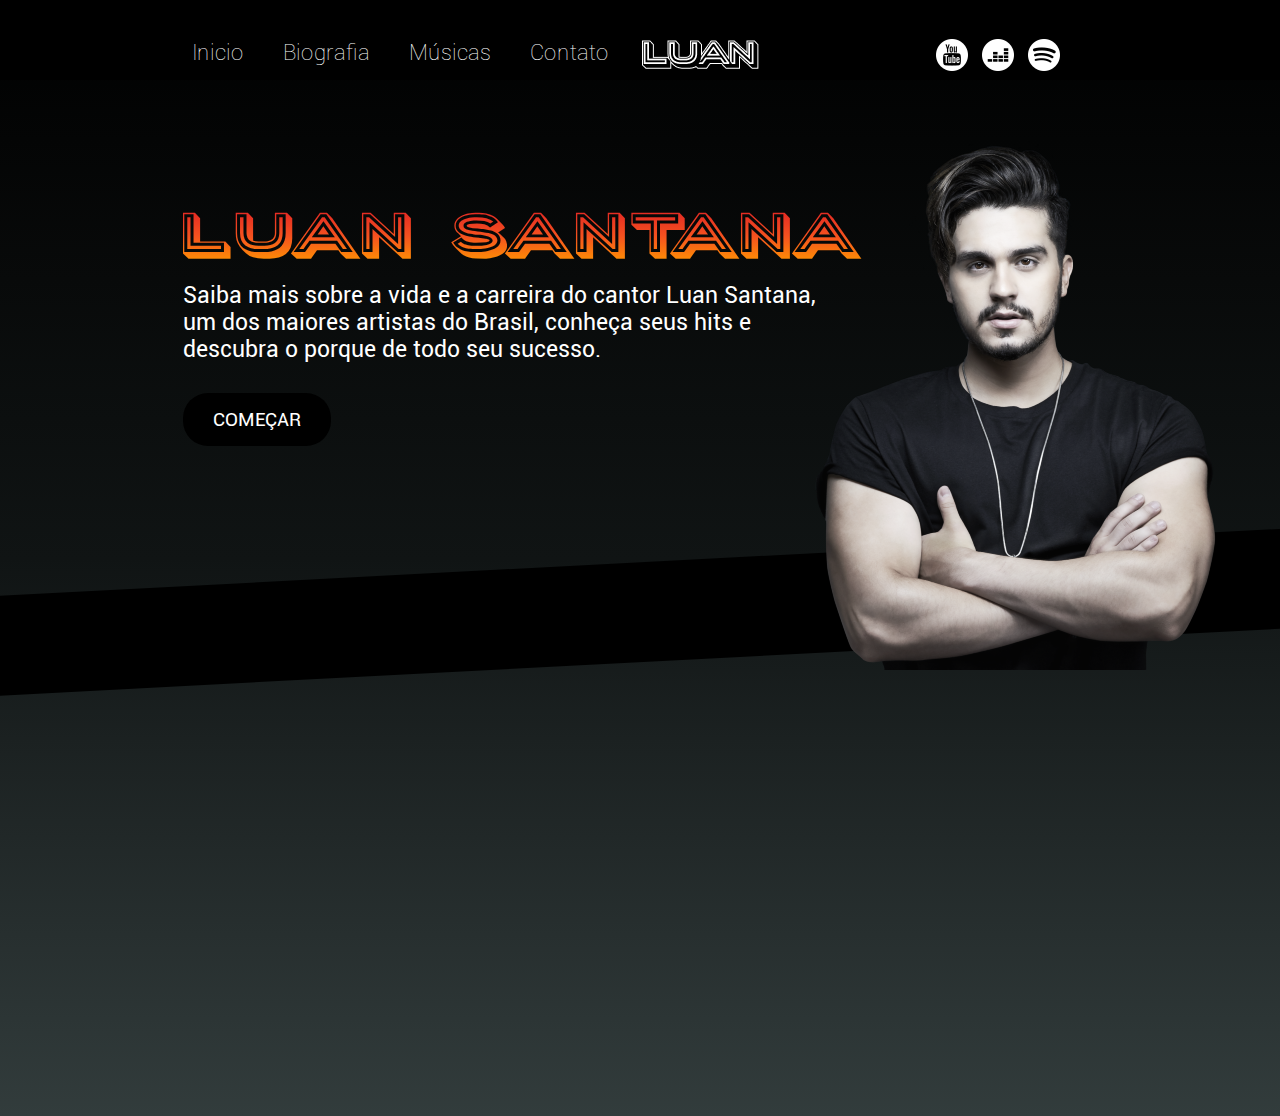
<file: index.html>
<!DOCTYPE html>
<html lang="pt-br">
    <head>
        <title>Luan Santana</title>
        <meta charset="UTF-8">
        <link rel="stylesheet" href="/js/script.js">
        <link rel="stylesheet" href="css/estilos.css">
        <link rel="shortcut icon" type="image/x-icon" href="img/logotitulo.ico">
        <style>
            @font-face {
                font-family: fontenome;
                src: url(porter-sans-inline-block-webfont.ttf);
            }
            @font-face {
                font-family: robotofino;
                src: url(Roboto-Thin.ttf);
            }
            @font-face {
               font-family: roboto;
              src: url(Roboto-Regular.ttf);
            }
            body{
                overflow-y: hidden;
            }

        </style>
    </head>
    <body class="body-index">
        <header class="menu-principal">
            <div class="header-1">
                <ul class="links">
                    <li><a class="links-1" href="index.html">Inicio</a></li>
                    <li><a class="links-1" href="biografia.html">Biografia</a></li>
                    <li><a class="links-1" href="musica.html">Músicas</a></li>
                    <li><a class="links-1" href="contato.html">Contato</a></li>
                    <li><a class="logoluan" href="index.html"><img src="img/Frame logo.png"></a></li>
                </ul>
                    
                    <ul class="logos">
                    <li><a href="https://www.youtube.com/c/LuanSantana"><img src="img/youtube.png"></a></li>
                    <li><a href="https://www.deezer.com/br/artist/1264078?utm_campaign=clipboard-generic&utm_source=user_sharing&utm_medium=desktop&utm_content=artist-1264078&deferredFl=1">
                        <img src="img/deezer.png"></a></li>
                    <li><a href="https://open.spotify.com/artist/3qvcCP2J0fWi0m0uQDUf6r"><img src="img/spotify.png"></a></li>
                    </ul>     
            </div>
        </header>

        <h1 class="nome">Luan Santana</h1>

        <p class="subtitulo">Saiba mais sobre a vida e a carreira
        do cantor Luan Santana, <br>um dos maiores artistas
         do Brasil, conheça seus hits e <br>
         descubra o porque de todo seu sucesso. </p>

        <a class="comecar" href="biografia.html">COMEÇAR</a>

        <svg class="faixa"></svg>
        
        <div class="foto-1">
        <img src="img/luan.png">
        </div>

    </body>
</html>
</file>
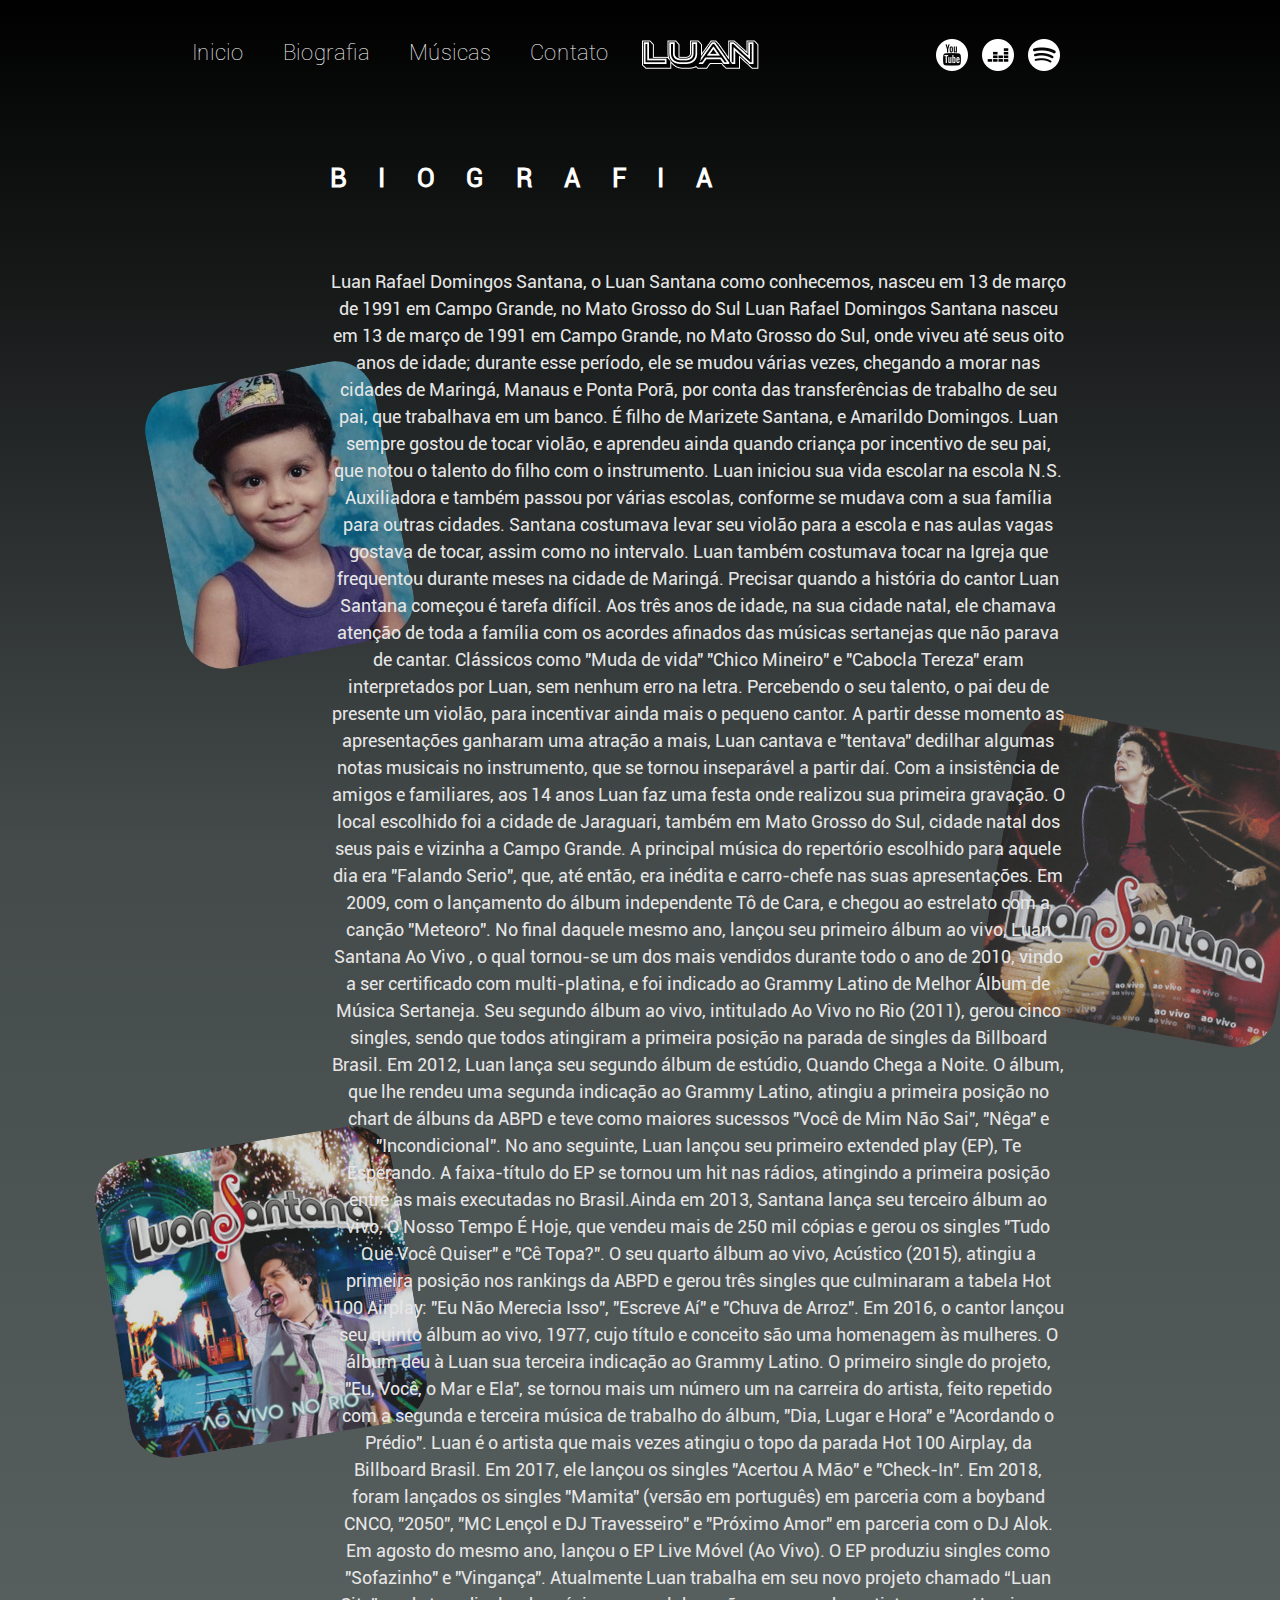
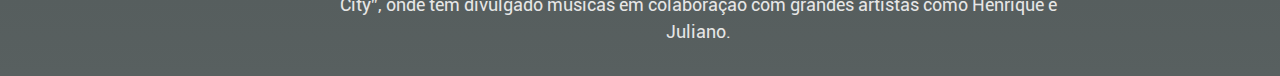
<file: biografia.html>
<!DOCTYPE html>
<html lang="pt-br">

<head>
    <title>Luan Santana</title>
    <meta charset="UTF-8">
    <link rel="stylesheet" href="/js/script.js">
    <link rel="stylesheet" href="css/estilos.css">
    <link rel="shortcut icon" type="image/x-icon" href="img/logotitulo.ico">

    <style>
        @font-face {
            font-family: fontenome;
            src: url(porter-sans-inline-block-webfont.ttf);
        }

        @font-face {
            font-family: robotofino;
            src: url(Roboto-Thin.ttf);
        }

        @font-face {
            font-family: roboto;
            src: url(Roboto-Regular.ttf);
        }

        @keyframes colors {

            0% {

                background-position: 0% 50%;

            }

            50% {

                background-position: 50% 100%;

            }

            100% {

                background-position: 0% 50%;

            }

        }
    </style>
</head>

<body class="body-bio">
    <header class="menu-principal" id="menubio">
        <div class="header-1">
            <ul class="links">
                <li><a class="links-1" href="index.html">Inicio</a></li>
                <li><a class="links-1" href="biografia.html">Biografia</a></li>
                <li><a class="links-1" href="musica.html">Músicas</a></li>
                <li><a class="links-1" href="contato.html">Contato</a></li>
                <li><a class="logoluan" href="index.html"><img src="img/Frame logo.png"></a></li>
            </ul>
            <ul class="logos">
                <li><a href="https://www.youtube.com/c/LuanSantana"><img src="img/youtube.png"></a></li>
                    <li><a href="https://www.deezer.com/br/artist/1264078?utm_campaign=clipboard-generic&utm_source=user_sharing&utm_medium=desktop&utm_content=artist-1264078&deferredFl=1">
                        <img src="img/deezer.png"></a></li>
                    <li><a href="https://open.spotify.com/artist/3qvcCP2J0fWi0m0uQDUf6r"><img src="img/spotify.png"></a></li>
            </ul>
        </div>
    </header>
    <div class="fotobio-1">
        <img src="img/luanbebe.jpg">
    </div>
    <div class="fotobio-2">
        <img src="img/album-1.jpg">
    </div>
    <div class="fotobio-3">
        <img src="img/aovivonorio.jpg">
    </div>

    <div class="biografia">
        <h1 class="biotitulo">BIOGRAFIA</h1>
        <p>Luan Rafael Domingos Santana, o Luan Santana como conhecemos, nasceu em 13 de março de 1991 em Campo Grande,
            no Mato Grosso do Sul Luan Rafael Domingos Santana nasceu em 13 de março de 1991 em Campo Grande, no Mato
            Grosso do Sul, onde viveu até seus oito anos de idade; durante esse período, ele se mudou várias vezes,
            chegando a morar nas cidades de Maringá,
            Manaus e Ponta Porã, por conta das transferências de trabalho de seu pai, que trabalhava em um banco. É
            filho de Marizete Santana, e Amarildo Domingos. Luan sempre gostou de tocar violão, e aprendeu ainda quando
            criança por incentivo de seu pai, que notou o talento do filho com o instrumento. Luan iniciou sua vida
            escolar na escola N.S. Auxiliadora e também passou por várias escolas, conforme se mudava com a sua família
            para outras cidades. Santana costumava levar seu violão para a escola e nas aulas vagas gostava de tocar,
            assim como no intervalo. Luan também costumava tocar na Igreja que frequentou durante meses na cidade de
            Maringá. Precisar quando a história do cantor Luan Santana começou é tarefa difícil. Aos três anos de idade,
            na sua cidade natal, ele chamava atenção de toda a família com os acordes afinados das músicas sertanejas
            que não parava de cantar.
            Clássicos como "Muda de vida" "Chico Mineiro" e "Cabocla Tereza" eram interpretados por Luan, sem nenhum
            erro na letra. Percebendo o seu talento, o pai deu de presente um violão, para incentivar ainda mais o
            pequeno cantor. A partir desse momento as apresentações ganharam uma atração a mais, Luan cantava e
            "tentava" dedilhar algumas notas musicais no instrumento, que se tornou inseparável a partir daí. Com a
            insistência de amigos e familiares, aos 14 anos Luan faz uma festa onde realizou sua primeira gravação. O
            local escolhido foi a cidade de Jaraguari, também em Mato Grosso do Sul, cidade natal dos seus pais e
            vizinha a Campo Grande. A principal música do repertório escolhido para aquele dia era "Falando Serio", que,
            até então, era inédita e carro-chefe nas suas apresentações.
            Em 2009, com o lançamento do álbum independente Tô de Cara, e chegou ao estrelato com a canção "Meteoro". No
            final daquele mesmo ano, lançou seu primeiro álbum ao vivo, Luan Santana Ao Vivo , o qual tornou-se um dos
            mais vendidos durante todo o ano de 2010, vindo a ser certificado com multi-platina, e foi indicado ao
            Grammy Latino de Melhor Álbum de Música Sertaneja. Seu segundo álbum ao vivo, intitulado Ao Vivo no Rio
            (2011), gerou cinco singles, sendo que todos atingiram a primeira posição na parada de singles da Billboard
            Brasil. Em 2012, Luan lança seu segundo álbum de estúdio, Quando Chega a Noite. O álbum, que lhe rendeu uma
            segunda indicação ao Grammy Latino, atingiu a primeira posição no chart de álbuns da ABPD e teve como
            maiores sucessos "Você de Mim Não Sai", "Nêga" e "Incondicional".
            No ano seguinte, Luan lançou seu primeiro extended play (EP), Te Esperando. A faixa-título do EP se tornou
            um hit nas rádios, atingindo a primeira posição entre as mais executadas no Brasil.Ainda em 2013, Santana
            lança seu terceiro álbum ao vivo, O Nosso Tempo É Hoje, que vendeu mais de 250 mil cópias e gerou os singles
            "Tudo Que Você Quiser" e "Cê Topa?". O seu quarto álbum ao vivo, Acústico (2015), atingiu a primeira posição
            nos rankings da ABPD e gerou três singles que culminaram a tabela Hot 100 Airplay: "Eu Não Merecia Isso",
            "Escreve Aí" e "Chuva de Arroz". Em 2016, o cantor lançou seu quinto álbum ao vivo, 1977, cujo título e
            conceito são uma homenagem às mulheres. O álbum deu à Luan sua terceira indicação ao Grammy Latino. O
            primeiro single do projeto, "Eu, Você, o Mar e Ela",
            se tornou mais um número um na carreira do artista, feito repetido com a segunda e terceira música de
            trabalho do álbum, "Dia, Lugar e Hora" e "Acordando o Prédio". Luan é o artista que mais vezes atingiu o
            topo da parada Hot 100 Airplay, da Billboard Brasil. Em 2017, ele lançou os singles "Acertou A Mão" e
            "Check-In". Em 2018, foram lançados os singles "Mamita" (versão em português) em parceria com a boyband
            CNCO, "2050", "MC Lençol e DJ Travesseiro" e "Próximo Amor" em parceria com o DJ Alok. Em agosto do mesmo
            ano, lançou o EP Live Móvel (Ao Vivo). O EP produziu singles como "Sofazinho" e "Vingança".
            Atualmente Luan trabalha em seu novo projeto chamado “Luan City”,
            onde tem divulgado músicas em colaboração com grandes artistas como Henrique e Juliano. </p>
    </div>

</body>

</html>
</file>
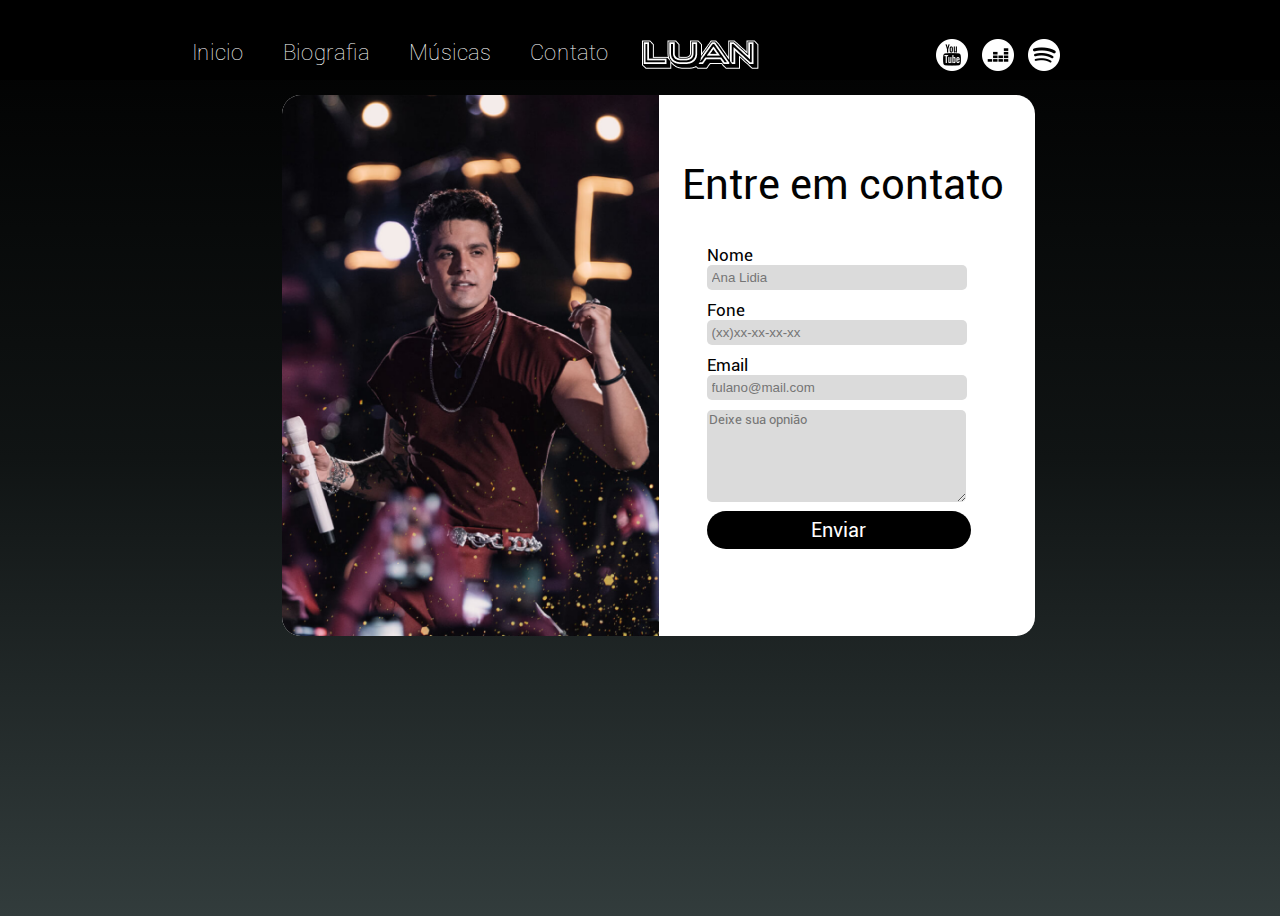
<file: contato.html>
<!DOCTYPE html>
<html lang="pt-br">

<head>
    <title>Luan Santana</title>
    <meta charset="UTF-8">
    <script type="text/javascript" src="js/script.js" async></script>
    <link rel="stylesheet" href="css/estilos.css">
    <link rel="shortcut icon" type="image/x-icon" href="img/logotitulo.ico">
    <style>
        @font-face {
            font-family: fontenome;
            src: url(porter-sans-inline-block-webfont.ttf);
        }

        @font-face {
            font-family: robotofino;
            src: url(Roboto-Thin.ttf);
        }

        @font-face {
            font-family: roboto;
            src: url(Roboto-Regular.ttf);
        }

        body {
            overflow-y: hidden;
        }

      
    </style>
</head>

<html>

<body class="body-contato">
    <header class="menu-principal">
        <div class="header-1">
            <ul class="links">
                <li><a class="links-1" href="index.html">Inicio</a></li>
                <li><a class="links-1" href="biografia.html">Biografia</a></li>
                <li><a class="links-1" href="musica.html">Músicas</a></li>
                <li><a class="links-1" href="contato.html">Contato</a></li>
                <li><a class="logoluan" href="index.html"><img src="img/Frame logo.png"></a></li>
            </ul>

            <ul class="logos">
                <li><a href="https://www.youtube.com/c/LuanSantana"><img src="img/youtube.png"></a></li>
                    <li><a href="https://www.deezer.com/br/artist/1264078?utm_campaign=clipboard-generic&utm_source=user_sharing&utm_medium=desktop&utm_content=artist-1264078&deferredFl=1">
                        <img src="img/deezer.png"></a></li>
                    <li><a href="https://open.spotify.com/artist/3qvcCP2J0fWi0m0uQDUf6r"><img src="img/spotify.png"></a></li>
             </ul>
        </div>
    </header>


    <div class="frame-contato">
        <img class="fotocontato" src="img/fotologin 1.png">
       
        <div class="div-formulario">
       
            <form class="form">
                <h2 class="titulo-cont">Entre em contato</h2>

                <label for="nome">Nome</label>
                <input type="text" id="input-nome" placeholder="Ana Lidia" required="required" name="nome" />

                <label for="fone">Fone</label>
                <input type="tel" id="input-fone" placeholder="(xx)xx-xx-xx-xx" name="fone" />

                <label for="email">Email</label>
                <input type="email" id="input-email" placeholder="fulano@mail.com" name="email" />

                <textarea placeholder="Deixe sua opnião"></textarea>

                <input type="submit" id="enviar" class="botao-enviar" onclick="Enviar();" value="Enviar" />
            </form>
        </div>
    </div>

</body>

</html>
</file>
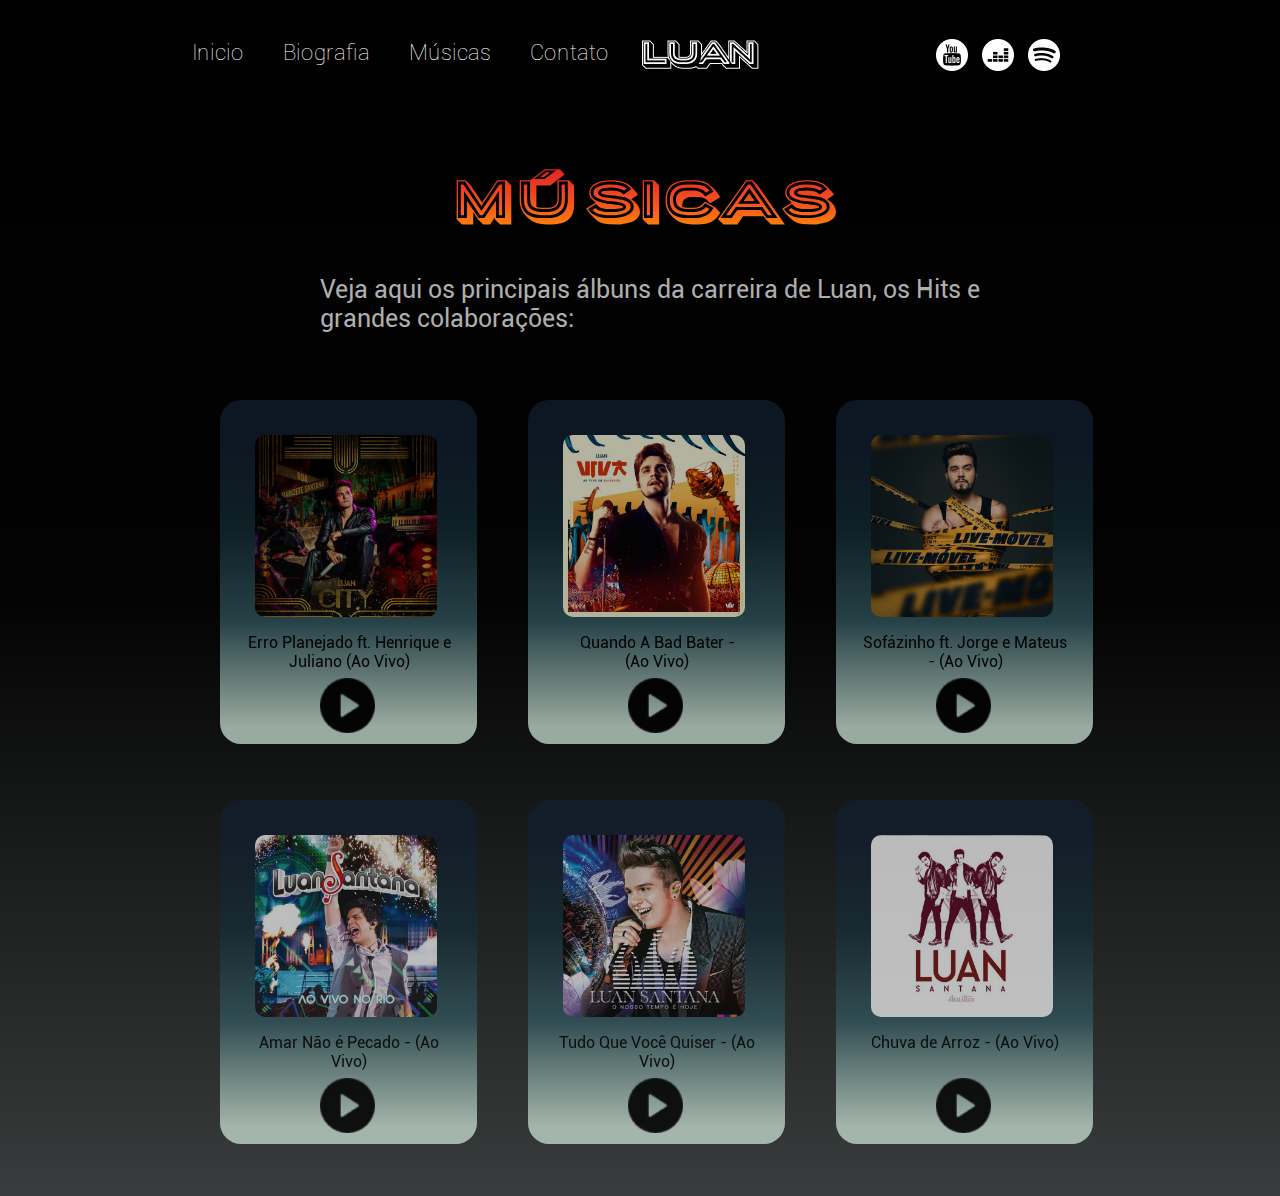
<file: musica.html>
<!DOCTYPE html>
<html lang="pt-br">

<head>
    <title>Luan Santana</title>
    <meta charset="UTF-8">
    <script src="js/script.js"></script>
    <link rel="stylesheet" href="css/estilos.css">
    <link rel="shortcut icon" type="image/x-icon" href="img/logotitulo.ico">

   
   <style>
        @font-face {
            font-family: fontenome;
            src: url(porter-sans-inline-block-webfont.ttf);
        }

        @font-face {
            font-family: robotofino;
            src: url(Roboto-Thin.ttf);
        }

        @font-face {
            font-family: roboto;
            src: url(Roboto-Regular.ttf);
        }

        body {
            overflow-y: hidden;
        }
    </style>
    
</head>

<body class="body-musica">
    <header class="menu-principal">
        <div class="header-1">
            <ul class="links">
                <li><a class="links-1" href="index.html">Inicio</a></li>
                <li><a class="links-1" href="biografia.html">Biografia</a></li>
                <li><a class="links-1" href="musica.html">Músicas</a></li>
                <li><a class="links-1" href="contato.html">Contato</a></li>
                <li><a class="logoluan" href="index.html"><img src="img/Frame logo.png"></a></li>
            </ul>

            <ul class="logos">
                <li><a href="https://www.youtube.com/c/LuanSantana"><img src="img/youtube.png"></a></li>
                <li><a
                        href="https://www.deezer.com/br/artist/1264078?utm_campaign=clipboard-generic&utm_source=user_sharing&utm_medium=desktop&utm_content=artist-1264078&deferredFl=1">
                        <img src="img/deezer.png"></a></li>
                <li><a href="https://open.spotify.com/artist/3qvcCP2J0fWi0m0uQDUf6r"><img src="img/spotify.png"></a>
                </li>
            </ul>
        </div>
    </header>
    <div class="div-musicas">
        <h1 class="titulo-musicas">Músicas</h1>
        <p class="subtitulo-msc">Veja aqui os principais álbuns
            da carreira de Luan, os Hits e grandes colaborações:</p>

        <div class="frames" id="frame-1">
            <img class="foto-msc" id="foto-msc-1" src="img/luancity.png">
            <p class="subtitulo-frames" id="sub-1">Erro Planejado ft.
                Henrique e Juliano
                (Ao Vivo)</p>
            <a class="a-play" ><img class="img-botao-play" id="play-1" onclick="tocarMusica('./musicas/erroplanejado.mp3', '#play-1', '#pause-1')"src="img/play.png"></a>
            

            <a class="a-play" ><img id="pause-1" class="img-botao-play" onclick="pausarMusica('./musicas/erroplanejado.mp3', '#pause-1', '#play-1')" src="img/pause.png"></a>

        </div>


        <div class="frames" id="frame-2">
            <img class="foto-msc-2" src="img/viva.jpg">
            <p class="subtitulo-frames" id="sub-2">Quando A Bad Bater
                - <br>(Ao Vivo)</p>
            <a class="a-play"><img class="img-botao-play" id="play-2" src="img/play.png" onclick="tocarMusica('./musicas/bad.mp3', '#play-2', '#pause-2')"src="img/play.png"></a>
           
            <a class="a-play" ><img id="pause-2" class="img-botao-play"  onclick="pausarMusica('./musicas/bad.mp3', '#pause-2', '#play-2')" src="img/pause.png"></a>


        </div>

        <div class="frames" id="frame-3">
            <img class="foto-msc-2" src="img/livemovel.jpg">
            <p class="subtitulo-frames" id="sub-2">Sofázinho ft. Jorge e Mateus
                - (Ao Vivo)</p>
            <a class="a-play" ><img class="img-botao-play" id="play-3" src="img/play.png" onclick="tocarMusica('./musicas/sofazinho.mp3', '#play-3', '#pause-3')"></a>

            <a class="a-play" ><img id="pause-3" class="img-botao-play"  onclick="pausarMusica('./musicas/sofazinho.mp3', '#pause-3', '#play-3')" src="img/pause.png"></a>

        </div>

        <div class="frames" id="frame-4">
            <img class="foto-msc-2" id="foto-msc-3" src="img/aovivonorio.jpg">
            <p class="subtitulo-frames" id="sub-2">Amar Não é Pecado
                - (Ao Vivo)</p>
            <a class="a-play"><img class="img-botao-play" id="play-4" src="img/play.png" onclick="tocarMusica('./musicas/amarNaoepecado.mp3', '#play-4', '#pause-4')"></a>
            <a class="a-play" ><img id="pause-4" class="img-botao-play"  onclick="pausarMusica('./musicas/amarNaoepecado.mp3', '#pause-4', '#play-4')" src="img/pause.png"></a>

        </div>

        <div class="frames" id="frame-5">
            <img class="foto-msc-2" id="foto-msc-3" src="img/onossotempo.jpg">
            <p class="subtitulo-frames" id="sub-2">Tudo Que Você Quiser
                - (Ao Vivo)</p>
            <a class="a-play" ><img class="img-botao-play" id="play-5" src="img/play.png" onclick="tocarMusica('./musicas/tudoqvcquiser.mp3', '#play-5', '#pause-5')"></a>
            <a class="a-play" ><img id="pause-5" class="img-botao-play"  onclick="pausarMusica('./musicas/tudoqvcquiser.mp3', '#pause-5', '#play-5')" src="img/pause.png"></a>

        </div>

        <div class="frames" id="frame-6">
            <img class="foto-msc-2" id="foto-msc-3" src="img/acustico.jpg">
            <p class="subtitulo-frames" id="sub-2">Chuva de Arroz
                - (Ao Vivo)</p>
                <a class="a-play"><img class="img-botao-play" id="play-6" src="img/play.png" onclick="tocarMusica('./musicas/chuvadearroz.mp3', '#play-6', '#pause-6')"></a>
                <a class="a-play" ><img id="pause-6" class="img-botao-play"  onclick="pausarMusica('./musicas/chuvadearroz.mp3', '#pause-6', '#play-6')" src="img/pause.png"></a>
            </div>

    </div>




</body>

</html>
</file>
<file: css/estilos.css>
.body-index{
    overflow: hidden;
    height:100vh;
    background:linear-gradient(180deg, #000000,#101414, #323c3c);
}
.menu-principal{    /*header*/
    position: absolute;
    height: 80px;
    width: 100%;
    top:0;
    left: 0;
    background-color: black;
}
.links{
    margin-top: 39px;
    margin-left: 15%;
    margin-bottom: 0;
    margin-right: 0;
    height: 0;
    padding: 0;
}
.links .links-1:hover{
font-weight: bolder;
}


.logos{
    margin-top: 0;
    margin-left: 70%;
}

.logos li{
    margin-right: 10px;
}
div .logoluan{
    margin: 0;
    position: absolute;
    left:50%;
    top:36px;
    color:rgb(255, 255, 255);
}
ul li{
    font-family: robotofino;
    display: inline;
    margin-left: 0; 
    margin-right: 35px; 
    font-style:normal;
    font-weight: 400;
    font-size: 22px;
}
ul li a{
    text-decoration: none;
    color: white;
}
/*conteudo index*/
.nome{
    font-family: fontenome;
    margin-top: 208px;
    margin-left: 175px;
    font-size: 54px;
    line-height: 57px;
    font-weight: 400;
    width: 685px;
    margin-bottom: 17px;
    background-image:linear-gradient(to bottom, #e12424, #f5521f, #FF9800);
    -webkit-background-clip:text;
    -webkit-text-fill-color:transparent;
} 
.subtitulo{
    font-family: roboto;
    margin-top: 0;
    margin-left: 175px;
    font-size: 23px;
    font-weight: 400;
    line-height: 27px;
    margin-bottom: 45px;
    color: white;
}
.comecar{
    top:20px;
    padding-left: 30px;
    padding-right: 30px;
    padding-bottom: 15px;    
    padding-top: 15px;
    text-decoration: none;
    border-radius: 25px;
    background-color: black;
    width: 200px;
    height: 49px;
    color: white;
    margin-left: 175px;
    font-family: roboto;
    font-size: 19px;
   
}
.comecar:hover{
    opacity: 0.6;
}

.faixa{
    background-color: black;
    height: 100px;
    width: 1366px;
    left: 0;
    position: absolute;
    top: 560px;
    transform:skew(-3deg) rotate(-3deg);
}
.foto-1{
position: absolute;
width: 583px;
height: 550px;
left: 740px;
top: 120px
}

/*biografia////////////*/
.body-bio{
    
    overflow-x:hidden;

    justify-content:center;

    width:100vw;
    
    height: 1660px;
 
    background:linear-gradient(180deg, #000000,#444a4a, #586060);
}
#menubio{
    background: transparent;
}

.biotitulo{
    position: absolute;
    font-style: normal;
    font-family: roboto;
    font-weight: 600;
    font-size: 26px;
    margin-top: 150px;
    line-height: 40px;
    letter-spacing: 1.21em;
    left: 330px;
    color:white;
    
}
.biografia p{
    position: absolute;
    width: 736px;
    height: 1400px;
    left: 330px;
    top: 250px;
    font-family: 'Roboto';
    font-style:normal;
    font-weight:500;
    font-size: 18px;
    line-height: 27px;
    text-align: center;
    color: #e6e6e6;
    opacity: 1;
    mix-blend-mode: normal;
}
.fotobio-1 img{
    position: absolute;
    width: 233px;
    height: 282px;
    left:163px;
    top: 374px;
    border-radius: 40px;
    transform: rotate(-11deg);
    opacity: 0.78;
    
}
.fotobio-2 img{
    position: absolute;
    width: 300px;
    height: 300pxpx;
    left: 997px;
    top: 730px;
    border-radius: 40px;
    transform: rotate(10deg);
    opacity: 0.8;
}
.fotobio-3 img{
    position: absolute;
    width: 300px;
    height: 300px;
    left: 111px;
    top: 1142px;
    border-radius: 40px;
    transform: rotate(-9deg);
    opacity: 0.78;
}

/*pagina de contato/////////*/
.body-contato{
    overflow: hidden;
    height:100vh;
    background:linear-gradient(180deg, #000000,#101414, #323c3c);
}
.frame-contato{
    background-color:white;
    position: absolute;
    width: 753px;
    height: 541px;
    left: 22%;
    top: 95px;
    border-radius: 19px;
}
.fotocontato{
position: absolute;
width: 377px;
height: 541px;
left: 0;
top: 0;
border-radius: 19px 0px 0px 19px;
}
/*formulario contato*/
.titulo-cont{
    position: absolute;
    left: 400px;
    top: 30px;
    font-family: roboto;
    font-style: normal;
    font-weight: 500;
    font-size: 42px;
    line-height: 49px;
    text-align: center;
    color: #020202;
}

.div-formulario{
    font-family: roboto;
    font-size: 17px;
    margin-top:150px;
    margin-left:425px;
    width: 20px;
}
input{
    padding:5px;
    width:250px;
    margin-bottom:10px;
    border-radius: 5px;
    border:none;
    background-color:#dbdbdb;
}
textarea{
    font-family: roboto;
    padding-bottom: 60px;
    width: 255px;
    border-radius: 5px;
    border:none;
    background-color:#dbdbdb;
}
.botao-enviar{
    margin-top: 5px;
    width: 264px;
    font-family: roboto;
    font-size: 20px;
    background-color:black;
    color:white;
    border-radius:20px; 
    padding-bottom: 7px;    
    padding-top: 7px;
    border:black;
}
.botao-enviar:hover{
    opacity:0.8
}




/*pagina musicas/////////////////////*/
.body-musica{
    overflow: visible;
    overflow-x: hidden;
    width:100vw;
    
    height: 1180px;
 
    background:linear-gradient(180deg, #000000,#030303, #393c3c);

}
.titulo-musicas{
    position: absolute;
    font-family: fontenome;
    font-size: 52px;
    margin-top:160px;
    margin-left: 35%;
    text-align: center;
    width: 420px;
    height: 70px;
     background-image:linear-gradient(to bottom, #e12424, #f5521f, #FF9800);
    -webkit-background-clip:text;
    -webkit-text-fill-color:transparent;
    font-weight: 400;
    display: flex;
    align-items: center;
}
.subtitulo-msc{
    position: absolute;
width: 675px;
height: 70px;
left: 25%;
top: 275px;
margin-top: 0;
font-family: roboto;
font-size: 25px;
line-height: 29px;
font-weight: 400;
color: #AEAEAE;
}
.frames{
    padding-top: 35px;
    padding-left: 35px;
    border-radius: 21px;
    background: linear-gradient(180deg, #112031 13.47%, #152D35 37.59%, #345B63 64.12%, #D4ECDD 94.99%);
    width: 222px;
    height: 309px;
    opacity: 0.7;
}
.frames:hover{
    opacity: 1;
}
.subtitulo-frames{
    position: absolute;
    font-family: roboto;
    width: 210px;
    height: 57px;
    text-align: center;
    font-size: 16px;
    line-height: 19px;
    font-weight: 500;
    left: 24px;
    top:217px;

}
.img-botao-play{
    position: absolute;
    left: 100px;
    top: 278px;
    width: 55px;
    height: 55px;

}
#pause-1, #pause-2, #pause-3, #pause-4, #pause-5, #pause-6{
    display: none;
}
#frame-1{
    position: absolute;
   
    height: 309px;
    left: 220px;
    top: 400px;
    padding-top: 35px;
    padding-left: 35px;
    border-radius: 21px;
    background: linear-gradient(180deg, #112031 13.47%, #152D35 37.59%, #345B63 64.12%, #D4ECDD 94.99%);
}

#frame-2{
    position: absolute;
   
    height: 309px;
    left: 528px;
    top: 400px;
    padding-top: 35px;
    padding-left: 35px;
    border-radius: 21px;
    background: linear-gradient(180deg, #112031 13.47%, #152D35 37.59%, #345B63 64.12%, #D4ECDD 94.99%);
}
.foto-msc-2{
    width: 182px;
    height: 182px;
    border-radius: 10px;
    
}


#frame-3{
    position: absolute;

    height: 309px;
    left: 836px;
    top: 400px;
    padding-top: 35px;
    padding-left: 35px;
    border-radius: 21px;
    background: linear-gradient(180deg, #112031 13.47%, #152D35 37.59%, #345B63 64.12%, #D4ECDD 94.99%);

}
#frame-4{
    position: absolute;
    top: 800px;
    padding-top: 35px;
    padding-left: 35px;
    border-radius: 21px;
    background: linear-gradient(180deg, #112031 13.47%, #152D35 37.59%, #345B63 64.12%, #D4ECDD 94.99%);
  
    height: 309px;
    left: 220px;
}
#frame-5{
    position: absolute;
    top: 800px;
    left: 528px;

}
#frame-6{
    position: absolute;
    top: 800px;
    left: 836px;
}
</file>
